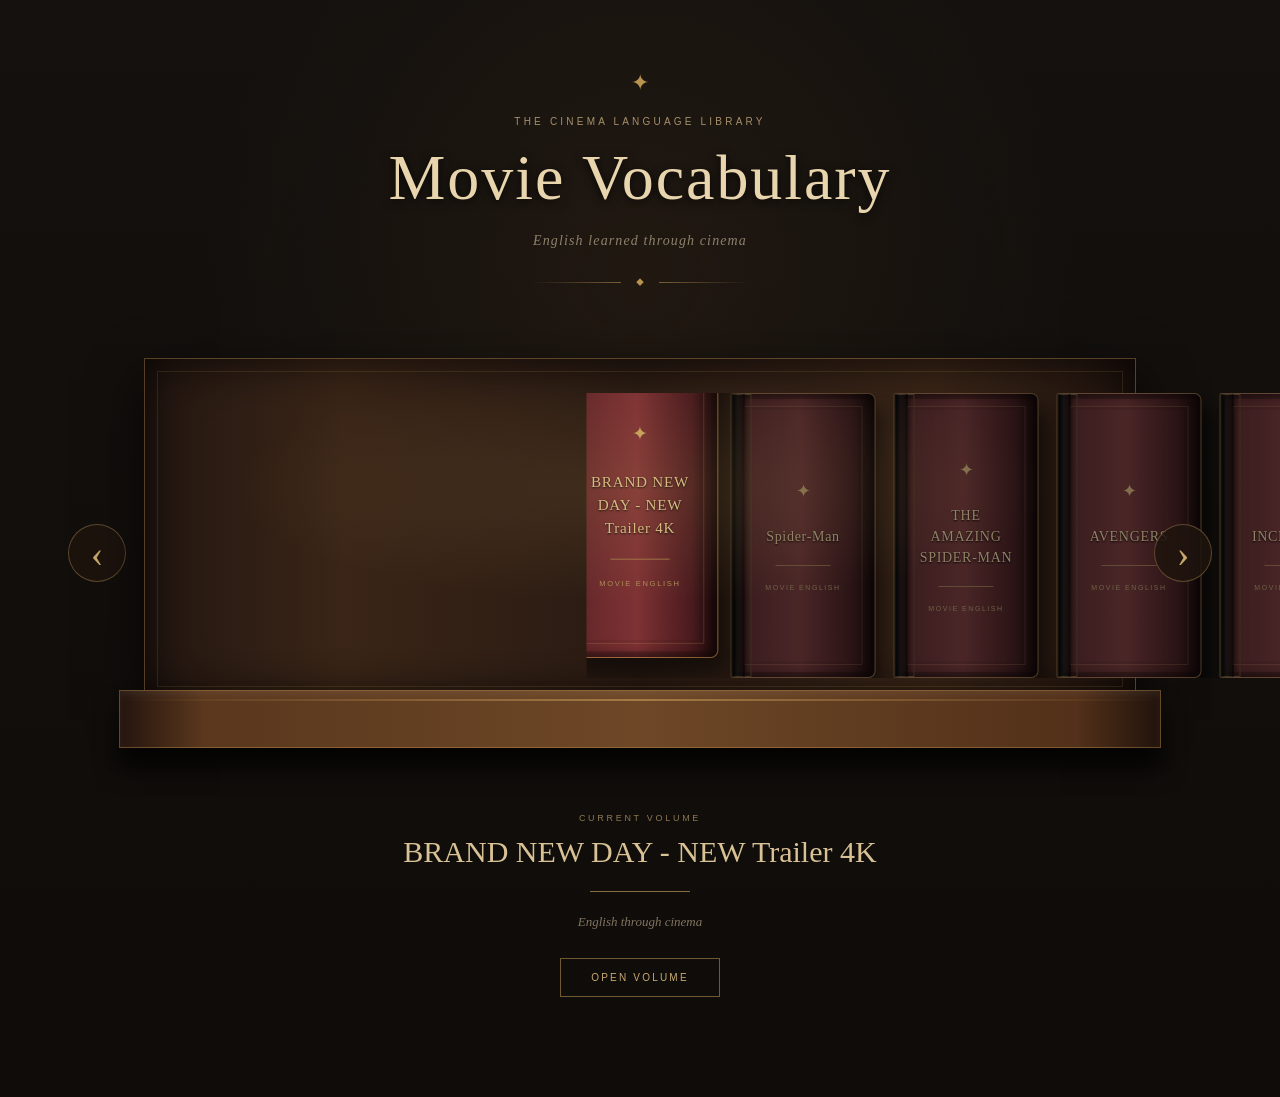
<file: bookshelf-new/index.html>
<!DOCTYPE html>
<html lang="ja">
<head>
    <meta charset="UTF-8">
    <meta name="viewport" content="width=device-width, initial-scale=1.0">

    <title>Cinema Language — Antique Library</title>

    <link rel="stylesheet" href="style.css">
</head>

<body>

<main class="library">

    <header class="library-header">
        <div class="header-ornament">✦</div>

        <p class="eyebrow">THE CINEMA LANGUAGE LIBRARY</p>

        <h1>Movie Vocabulary</h1>

        <p class="subtitle">
            English learned through cinema
        </p>

        <div class="header-line">
            <span></span>
            <i>◆</i>
            <span></span>
        </div>
    </header>


    <section class="book-room">

        <button
            class="nav-button nav-prev"
            type="button"
            aria-label="Previous book"
        >
            ‹
        </button>

        <div class="shelf-light"></div>

        <div class="bookshelf">

            <div class="bookshelf-back"></div>

            <div
                class="book-track"
                id="book-track"
            ></div>

            <div class="shelf-board">
                <div class="shelf-edge"></div>
            </div>

        </div>

        <button
            class="nav-button nav-next"
            type="button"
            aria-label="Next book"
        >
            ›
        </button>

    </section>


    <section class="selected-book">

        <p class="selected-kicker">
            CURRENT VOLUME
        </p>

        <h2 id="selected-title">
            BRAND NEW DAY - NEW Trailer 4K
        </h2>

        <div class="selected-rule"></div>

        <p id="selected-description">
            English through cinema
        </p>

        <button
            class="open-button"
            id="open-book"
            type="button"
        >
            OPEN VOLUME
        </button>

    </section>

</main>

<script src="script.js"></script>

</body>
</html>
</file>
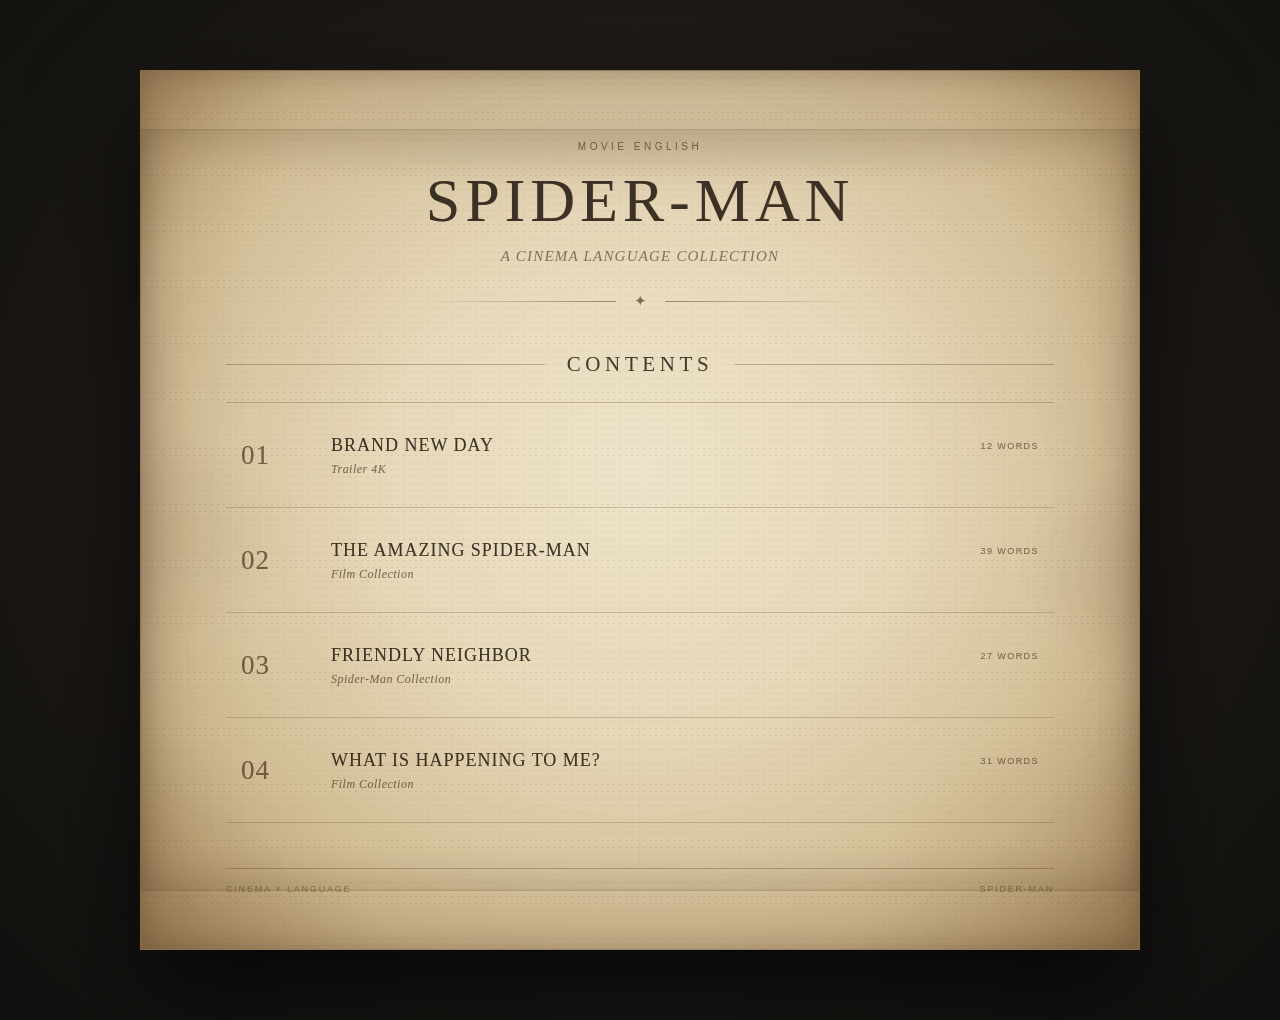
<file: contents/contents.html>
<!DOCTYPE html>
<html lang="en">

<head>

    <meta charset="UTF-8">

    <meta
        name="viewport"
        content="width=device-width, initial-scale=1.0"
    >

    <title>Spider-Man — Contents</title>

    <link
        rel="stylesheet"
        href="contents.css"
    >

</head>


<body>

    <main class="book-page">

        <div class="page-frame">

            <!-- =========================================
                 HEADER
            ========================================== -->

            <header class="contents-header">

                <div class="small-label">
                    MOVIE ENGLISH
                </div>

                <h1>
                    SPIDER-MAN
                </h1>

                <p class="subtitle">
                    A CINEMA LANGUAGE COLLECTION
                </p>

                <div class="ornament">
                    <span></span>
                    <b>✦</b>
                    <span></span>
                </div>

            </header>


            <!-- =========================================
                 CONTENTS
            ========================================== -->

            <section class="contents-section">

                <div class="contents-heading">

                    <span class="heading-line"></span>

                    <h2>
                        CONTENTS
                    </h2>

                    <span class="heading-line"></span>

                </div>


                <div class="contents-list">


                    <!-- =================================
                         ITEM 01
                    ================================== -->

                    <a
                        href="#"
                        class="contents-item"
                    >

                        <div class="chapter-number">
                            01
                        </div>


                        <div class="chapter-info">

                            <div class="chapter-title">
                                BRAND NEW DAY
                            </div>

                            <div class="chapter-subtitle">
                                Trailer 4K
                            </div>

                        </div>


                        <div class="chapter-meta">

                            <span>
                                12 WORDS
                            </span>

                            <span class="open-label">
                                OPEN →
                            </span>

                        </div>

                    </a>


                    <!-- =================================
                         ITEM 02
                    ================================== -->

                    <a
                        href="#"
                        class="contents-item"
                    >

                        <div class="chapter-number">
                            02
                        </div>


                        <div class="chapter-info">

                            <div class="chapter-title">
                                THE AMAZING SPIDER-MAN
                            </div>

                            <div class="chapter-subtitle">
                                Film Collection
                            </div>

                        </div>


                        <div class="chapter-meta">

                            <span>
                                39 WORDS
                            </span>

                            <span class="open-label">
                                OPEN →
                            </span>

                        </div>

                    </a>


                    <!-- =================================
                         ITEM 03
                    ================================== -->

                    <a
                        href="#"
                        class="contents-item"
                    >

                        <div class="chapter-number">
                            03
                        </div>


                        <div class="chapter-info">

                            <div class="chapter-title">
                                FRIENDLY NEIGHBOR
                            </div>

                            <div class="chapter-subtitle">
                                Spider-Man Collection
                            </div>

                        </div>


                        <div class="chapter-meta">

                            <span>
                                27 WORDS
                            </span>

                            <span class="open-label">
                                OPEN →
                            </span>

                        </div>

                    </a>


                    <!-- =================================
                         ITEM 04
                    ================================== -->

                    <a
                        href="#"
                        class="contents-item"
                    >

                        <div class="chapter-number">
                            04
                        </div>


                        <div class="chapter-info">

                            <div class="chapter-title">
                                WHAT IS HAPPENING TO ME?
                            </div>

                            <div class="chapter-subtitle">
                                Film Collection
                            </div>

                        </div>


                        <div class="chapter-meta">

                            <span>
                                31 WORDS
                            </span>

                            <span class="open-label">
                                OPEN →
                            </span>

                        </div>

                    </a>


                </div>

            </section>


            <!-- =========================================
                 FOOTER
            ========================================== -->

            <footer class="contents-footer">

                <div class="footer-rule"></div>

                <div class="footer-content">

                    <span>
                        CINEMA × LANGUAGE
                    </span>

                    <span>
                        SPIDER-MAN
                    </span>

                </div>

            </footer>


        </div>

    </main>

</body>

</html>
</file>
<file: bookshelf-new/style.css>
* {
    box-sizing: border-box;
}

html,
body {
    margin: 0;
    min-height: 100%;
}

body {
    background:
        radial-gradient(
            circle at 50% 25%,
            rgba(94, 62, 35, 0.18),
            transparent 42%
        ),
        #100d0a;

    color: #e7d7b4;

    font-family:
        Georgia,
        "Times New Roman",
        serif;

    overflow-x: hidden;
}


/* =========================================================
   LIBRARY
========================================================= */

.library {
    min-height: 100vh;

    padding:
        70px
        50px
        100px;

    position: relative;

    background:
        linear-gradient(
            rgba(255,255,255,0.015),
            rgba(0,0,0,0.08)
        );

    isolation: isolate;
}


/* =========================================================
   HEADER
========================================================= */

.library-header {
    text-align: center;

    max-width: 900px;

    margin:
        0 auto
        70px;
}

.header-ornament {
    font-size: 22px;

    color: #b8944e;

    margin-bottom: 20px;
}

.eyebrow {
    margin: 0 0 14px;

    font-family:
        Arial,
        sans-serif;

    font-size: 10px;

    letter-spacing: 0.32em;

    color: #a8906b;
}

.library-header h1 {
    margin: 0;

    font-size:
        clamp(
            36px,
            5vw,
            64px
        );

    font-weight: 400;

    letter-spacing: 0.03em;

    color: #e8d5ad;

    text-shadow:
        0 2px 10px rgba(0,0,0,0.8);
}

.subtitle {
    margin:
        18px
        0
        28px;

    color: #8e806a;

    font-size: 14px;

    font-style: italic;

    letter-spacing: 0.08em;
}

.header-line {
    display: flex;

    align-items: center;

    justify-content: center;

    gap: 15px;
}

.header-line span {
    width: 90px;

    height: 1px;

    background:
        linear-gradient(
            90deg,
            transparent,
            #765d37
        );
}

.header-line span:last-child {
    background:
        linear-gradient(
            90deg,
            #765d37,
            transparent
        );
}

.header-line i {
    color: #b8944e;

    font-size: 8px;

    font-style: normal;
}


/* =========================================================
   BOOK ROOM
========================================================= */

.book-room {
    position: relative;

    max-width: 1400px;

    margin: 0 auto;

    display: flex;

    align-items: center;

    justify-content: center;
}


/* =========================================================
   BOOKSHELF
========================================================= */

.bookshelf {
    position: relative;

    width: min(
        1100px,
        82vw
    );

    height: 390px;

    perspective: 1400px;
}


/* dark back */

.bookshelf-back {
    position: absolute;

    inset:
        0
        0
        48px
        0;

    background:
        linear-gradient(
            90deg,
            #241711,
            #3a2517 20%,
            #291a12 50%,
            #3a2517 80%,
            #20130e
        );

    border:
        1px solid
        rgba(183, 145, 82, 0.35);

    box-shadow:
        inset 0 0 50px rgba(0,0,0,0.8),
        0 20px 50px rgba(0,0,0,0.65);
}


/* subtle wooden frame */

.bookshelf-back::before {
    content: "";

    position: absolute;

    inset: 12px;

    border:
        1px solid
        rgba(189, 151, 91, 0.15);

    pointer-events: none;
}


/* =========================================================
   LIGHT
========================================================= */

.shelf-light {
    position: absolute;

    width: 850px;

    height: 240px;

    top: 10px;

    left: 50%;

    transform:
        translateX(-50%);

    background:
        radial-gradient(
            ellipse,
            rgba(202, 165, 94, 0.13),
            transparent 68%
        );

    pointer-events: none;

    z-index: 5;
}


/* =========================================================
   BOOK TRACK
========================================================= */

.book-track {
    position: absolute;

    inset:
        35px
        35px
        70px;

    display: flex;

    align-items: flex-end;

    justify-content: center;

    gap: 18px;

    overflow: hidden;

    z-index: 10;
}


/* =========================================================
   BOOK
========================================================= */

.book {
    flex:
        0 0 145px;

    height: 285px;

    position: relative;

    cursor: pointer;

    transform-origin:
        bottom center;

    transition:
        transform 0.5s
        cubic-bezier(
            0.22,
            1,
            0.36,
            1
        ),
        filter 0.5s ease;

    filter:
        brightness(0.68)
        saturate(0.75);

    user-select: none;
}


/* center */

.book.is-selected {
    transform:
        translateY(-20px)
        scale(1.08);

    filter:
        brightness(1)
        saturate(1.05);

    z-index: 30;
}


/* neighboring books */

.book:hover {
    transform:
        translateY(-12px)
        rotateY(-4deg);

    filter:
        brightness(0.9)
        saturate(0.9);
}

.book.is-selected:hover {
    transform:
        translateY(-24px)
        scale(1.08)
        rotateY(-2deg);
}


/* =========================================================
   BOOK COVER
========================================================= */

.book-cover {
    position: absolute;

    inset: 0;

    border-radius:
        3px
        7px
        5px
        3px;

    background:
        linear-gradient(
            90deg,
            rgba(0,0,0,0.55),
            transparent 12%,
            rgba(255,255,255,0.07) 48%,
            rgba(0,0,0,0.35)
        ),
        var(
            --book-color,
            #522c26
        );

    border:
        1px solid
        rgba(214, 174, 105, 0.35);

    box-shadow:
        -8px 0 12px rgba(0,0,0,0.35),
        8px 10px 18px rgba(0,0,0,0.55);

    overflow: hidden;
}


/* leather texture */

.book-cover::before {
    content: "";

    position: absolute;

    inset: 0;

    opacity: 0.35;

    background:
        repeating-linear-gradient(
            115deg,
            rgba(255,255,255,0.025) 0,
            rgba(255,255,255,0.025) 1px,
            transparent 1px,
            transparent 5px
        );

    pointer-events: none;
}


/* inner gold border */

.book-cover::after {
    content: "";

    position: absolute;

    inset: 10px;

    border:
        1px solid
        rgba(198, 158, 83, 0.45);

    pointer-events: none;
}


/* =========================================================
   BOOK CONTENT
========================================================= */

.book-inner {
    position: absolute;

    inset: 22px 17px;

    display: flex;

    flex-direction: column;

    align-items: center;

    justify-content: center;

    text-align: center;

    z-index: 2;
}

.book-symbol {
    color: #c4a15e;

    font-size: 18px;

    margin-bottom: 24px;
}

.book-title {
    max-width: 100px;

    color: #d7bd88;

    font-size: 14px;

    line-height: 1.5;

    letter-spacing: 0.05em;

    text-shadow:
        0 1px 2px #000;
}

.book-rule {
    width: 55px;

    height: 1px;

    margin:
        18px
        0;

    background:
        #a9874e;

    opacity: 0.7;
}

.book-label {
    font-family:
        Arial,
        sans-serif;

    font-size: 7px;

    letter-spacing: 0.22em;

    color: #a98c59;
}


/* =========================================================
   BOOK SPINE
========================================================= */

.book-spine {
    position: absolute;

    left: 0;

    top: 0;

    bottom: 0;

    width: 13px;

    background:
        linear-gradient(
            90deg,
            rgba(0,0,0,0.6),
            rgba(255,255,255,0.08),
            rgba(0,0,0,0.35)
        );

    border-right:
        1px solid
        rgba(0,0,0,0.5);

    z-index: 4;
}


/* =========================================================
   SHELF BOARD
========================================================= */

.shelf-board {
    position: absolute;

    left: -25px;

    right: -25px;

    bottom: 0;

    height: 58px;

    background:
        linear-gradient(
            90deg,
            #24150e,
            #5a371d 8%,
            #6d4726 50%,
            #523019 92%,
            #21130c
        );

    border:
        1px solid
        rgba(194, 151, 83, 0.4);

    box-shadow:
        0 20px 25px rgba(0,0,0,0.75),
        inset 0 4px 7px rgba(255,255,255,0.06);

    z-index: 40;
}

.shelf-edge {
    position: absolute;

    left: 0;
    right: 0;

    top: 8px;

    height: 2px;

    background:
        linear-gradient(
            90deg,
            transparent,
            rgba(214,173,100,0.5),
            transparent
        );
}


/* =========================================================
   NAVIGATION
========================================================= */

.nav-button {
    position: relative;

    width: 58px;

    height: 58px;

    flex-shrink: 0;

    margin: 0 18px;

    border:
        1px solid
        rgba(187, 150, 88, 0.4);

    border-radius: 50%;

    background:
        rgba(31, 21, 15, 0.85);

    color: #c8a86b;

    font-family:
        Georgia,
        serif;

    font-size: 38px;

    line-height: 1;

    cursor: pointer;

    transition:
        background 0.3s,
        transform 0.3s,
        border-color 0.3s;
}

.nav-button:hover {
    background:
        rgba(115, 76, 39, 0.35);

    border-color:
        #b89558;

    transform:
        scale(1.08);
}


/* =========================================================
   SELECTED BOOK INFO
========================================================= */

.selected-book {
    max-width: 800px;

    margin:
        65px auto
        0;

    text-align: center;
}

.selected-kicker {
    margin: 0 0 12px;

    font-family:
        Arial,
        sans-serif;

    font-size: 9px;

    letter-spacing: 0.3em;

    color: #8f7954;
}

.selected-book h2 {
    margin: 0;

    color: #d8c195;

    font-size:
        clamp(
            20px,
            3vw,
            30px
        );

    font-weight: 400;
}

.selected-rule {
    width: 100px;

    height: 1px;

    margin:
        22px
        auto;

    background:
        #876d42;
}

.selected-book p:last-of-type {
    margin: 0;

    color: #81735f;

    font-size: 13px;

    font-style: italic;
}


/* =========================================================
   OPEN BUTTON
========================================================= */

.open-button {
    margin-top: 28px;

    padding:
        13px
        30px;

    border:
        1px solid
        rgba(192, 153, 87, 0.55);

    background:
        transparent;

    color: #c9aa70;

    font-family:
        Arial,
        sans-serif;

    font-size: 10px;

    letter-spacing: 0.22em;

    cursor: pointer;

    transition:
        background 0.3s,
        color 0.3s;
}

.open-button:hover {
    background:
        #b28d50;

    color: #17100b;
}


/* =========================================================
   MOBILE
========================================================= */

@media (max-width: 800px) {

    .library {
        padding:
            45px
            15px
            70px;
    }

    .book-room {
        width: 100%;
    }

    .nav-button {
        position: absolute;

        z-index: 100;

        margin: 0;

        width: 44px;
        height: 44px;

        font-size: 28px;
    }

    .nav-prev {
        left: 5px;
    }

    .nav-next {
        right: 5px;
    }

    .bookshelf {
        width: 92vw;

        height: 330px;
    }

    .book-track {
        gap: 12px;

        inset:
            25px
            20px
            65px;
    }

    .book {
        flex-basis: 105px;

        height: 235px;
    }

    .book-title {
        font-size: 10px;
    }
}
/* =========================================================
   ANTIQUE LIBRARY — WOODEN BOOKSHELF
========================================================= */

.bookshelf-frame {
    position: relative;
    width: 100%;
    padding: 55px 50px 70px;
    box-sizing: border-box;

    background:
        linear-gradient(
            90deg,
            #17100c 0%,
            #3a2418 8%,
            #21140f 50%,
            #3b2519 92%,
            #130c09 100%
        );

    border: 12px solid #21130d;

    box-shadow:
        inset 0 0 0 2px rgba(196, 150, 78, 0.35),
        inset 0 0 35px rgba(0, 0, 0, 0.85),
        0 25px 50px rgba(0, 0, 0, 0.55);

    overflow: visible;
}


/* 上部の木製モールディング */

.bookshelf-frame::before {
    content: "";
    position: absolute;

    left: -18px;
    right: -18px;
    top: -24px;

    height: 25px;

    background:
        linear-gradient(
            180deg,
            #5a3822 0%,
            #2b1a11 45%,
            #120b08 100%
        );

    border: 2px solid #76502c;

    box-shadow:
        inset 0 2px 2px rgba(255,255,255,0.12),
        0 8px 15px rgba(0,0,0,0.55);
}


/* 下部の厚い棚板 */

.bookshelf-frame::after {
    content: "";

    position: absolute;

    left: -18px;
    right: -18px;
    bottom: -24px;

    height: 28px;

    background:
        linear-gradient(
            180deg,
            #4b2d1b 0%,
            #2b190f 45%,
            #120a07 100%
        );

    border: 2px solid #684628;

    box-shadow:
        inset 0 2px 2px rgba(255,255,255,0.1),
        0 15px 20px rgba(0,0,0,0.65);
}


/* 本が置かれる内部 */

.book-list {
    position: relative;

    display: flex;
    flex-direction: row;

    align-items: flex-end;

    gap: 34px;

    width: 100%;

    min-height: 360px;

    padding: 30px 20px 20px;

    box-sizing: border-box;

    overflow: visible;

    background:
        linear-gradient(
            180deg,
            rgba(0,0,0,0.08),
            rgba(0,0,0,0.45)
        );

    box-shadow:
        inset 0 20px 35px rgba(0,0,0,0.35),
        inset 0 -15px 20px rgba(0,0,0,0.45);
}


/* 本 */

.shelf-book {
    flex: 0 0 230px;

    width: 230px;
    height: 330px;

    position: relative;

    display: block;

    padding: 0;

    border: none;

    background: transparent;

    cursor: pointer;

    transform-origin: bottom center;

    transition:
        transform 0.45s cubic-bezier(.2,.8,.2,1),
        filter 0.45s ease;
}


/* ホバー */

.shelf-book:hover {
    transform:
        translateY(-14px)
        rotate(-1deg)
        scale(1.025);

    filter:
        brightness(1.12)
        drop-shadow(0 18px 18px rgba(0,0,0,0.55));
}


/* 本の表紙 */

.book-cover {
    position: absolute;

    inset: 0;

    display: block;

    border-radius:
        2px 7px 7px 2px;

    background:
        linear-gradient(
            90deg,
            #1d0909 0%,
            #63282b 12%,
            #7b3335 48%,
            #4a1c1f 82%,
            #1c0b0c 100%
        );

    border:
        1px solid rgba(193, 147, 76, 0.55);

    box-shadow:
        inset 8px 0 12px rgba(0,0,0,0.45),
        inset -8px 0 12px rgba(0,0,0,0.3),
        inset 0 0 0 5px rgba(30,10,10,0.3),
        10px 14px 20px rgba(0,0,0,0.55);
}


/* 表紙の内側 */

.book-cover::before {
    content: "";

    position: absolute;

    inset: 12px;

    border:
        1px solid rgba(204, 164, 94, 0.55);

    box-shadow:
        inset 0 0 0 3px rgba(40,15,15,0.3);

    pointer-events: none;
}


/* 本の背表紙側の陰影 */

.book-cover::after {
    content: "";

    position: absolute;

    left: 0;
    top: 0;
    bottom: 0;

    width: 18px;

    background:
        linear-gradient(
            90deg,
            rgba(0,0,0,0.75),
            rgba(0,0,0,0.25),
            transparent
        );

    pointer-events: none;
}


/* 本の内容 */

.book-cover-inner {
    position: absolute;

    inset: 28px;

    display: flex;

    flex-direction: column;

    align-items: center;

    justify-content: center;

    text-align: center;

    color: #d8b777;

    pointer-events: none;
}


/* 金色のタイトル */

.book-cover-title {
    font-family:
        Georgia,
        "Times New Roman",
        serif;

    font-size: 23px;

    line-height: 1.25;

    letter-spacing: 0.04em;

    text-transform: uppercase;

    text-shadow:
        0 1px 1px #000,
        0 0 8px rgba(215,170,95,0.18);
}


/* 装飾線 */

.book-cover-rule {
    width: 90px;

    height: 1px;

    margin: 20px auto;

    background:
        linear-gradient(
            90deg,
            transparent,
            #c49a54,
            transparent
        );
}


/* 本棚の床面 */

.book-list::after {
    content: "";

    position: absolute;

    left: 0;
    right: 0;
    bottom: 0;

    height: 22px;

    background:
        linear-gradient(
            180deg,
            #5a3821,
            #26150d
        );

    border-top:
        2px solid rgba(190,145,75,0.45);

    box-shadow:
        0 -8px 15px rgba(0,0,0,0.45);

    pointer-events: none;
}
</file>
<file: contents/contents.css>
* {
    box-sizing: border-box;
}
html,
body {
    margin: 0;
    min-height: 100%;
}
body {
    min-height: 100vh;
    background:
        radial-gradient(
            ellipse at 50% 45%,
            #302a24 0%,
            #1d1a17 55%,
            #11100e 100%
        );
    color: #30271e;
    font-family:
        Georgia,
        "Times New Roman",
        serif;
}
/* =========================================================
   BOOK PAGE
========================================================= */
.book-page {
    min-height: 100vh;
    display: flex;
    justify-content: center;
    align-items: center;
    padding: 70px 30px;
}
/* =========================================================
   PAPER
========================================================= */
.page-frame {
    position: relative;
    width: min(1000px, 100%);
    min-height: 760px;
    padding:
        70px
        85px
        55px;
    overflow: hidden;
    background:
        /* 中央の古い紙 */
        radial-gradient(
            ellipse at 50% 45%,
            #eee3c9 0%,
            #e6d8b9 38%,
            #d4bf95 75%,
            #b99b6d 100%
        );
    border:
        1px solid
        rgba(73, 48, 24, 0.45);
    box-shadow:
        0 45px 100px
        rgba(0, 0, 0, 0.7),
        inset 0 0 100px
        rgba(72, 43, 18, 0.28),
        inset 0 0 25px
        rgba(55, 37, 22, 0.22);
}
/* =========================================================
   PAPER FIBERS
========================================================= */
.page-frame::before {
    content: "";
    position: absolute;
    inset: -10%;
    pointer-events: none;
    opacity: 0.45;
    background-image:
        radial-gradient(
            rgba(69, 45, 24, 0.25)
            0.45px,
            transparent 0.8px
        ),
        radial-gradient(
            rgba(255, 248, 221, 0.35)
            0.5px,
            transparent 0.9px
        );
    background-size:
        6px 7px,
        13px 11px;
    mix-blend-mode: multiply;
}
/* =========================================================
   AGING / STAINS
========================================================= */
.page-frame::after {
    content: "";
    position: absolute;
    inset: -15%;
    pointer-events: none;
    opacity: 0.75;
    background:
        /* 左上の水染み */
        radial-gradient(
            ellipse at 8% 13%,
            rgba(105, 69, 32, 0.22),
            transparent 13%
        ),
        /* 左中央 */
        radial-gradient(
            ellipse at 4% 52%,
            rgba(91, 58, 27, 0.15),
            transparent 15%
        ),
        /* 右上 */
        radial-gradient(
            ellipse at 94% 10%,
            rgba(92, 61, 31, 0.19),
            transparent 16%
        ),
        /* 右中央 */
        radial-gradient(
            ellipse at 98% 55%,
            rgba(76, 50, 27, 0.18),
            transparent 14%
        ),
        /* 左下 */
        radial-gradient(
            ellipse at 7% 91%,
            rgba(82, 51, 24, 0.26),
            transparent 18%
        ),
        /* 右下 */
        radial-gradient(
            ellipse at 92% 91%,
            rgba(77, 49, 24, 0.23),
            transparent 20%
        ),
        /* ページ全体の黄ばみ */
        radial-gradient(
            ellipse at center,
            transparent 30%,
            rgba(111, 75, 34, 0.08) 65%,
            rgba(75, 46, 21, 0.22) 100%
        );
    mix-blend-mode: multiply;
    filter:
        blur(1px);
}
/* =========================================================
   PAGE EDGE
========================================================= */
.page-frame {
    isolation: isolate;
}
.page-frame > * {
    position: relative;
    z-index: 5;
}
/* =========================================================
   DARKENED PAPER EDGES
========================================================= */
.book-page::before {
    content: "";
    position: fixed;
    width: min(1000px, calc(100% - 60px));
    height: 760px;
    pointer-events: none;
    z-index: 10;
    box-shadow:
        inset 0 0 45px
        rgba(46, 28, 14, 0.18);
    border:
        1px solid
        rgba(60, 38, 18, 0.22);
}
/* =========================================================
   OLD BOOK INNER FRAME
========================================================= */
.contents-header::before {
    content: "";
    position: absolute;
    inset:
        -45px
        -55px
        auto;
    height: 95px;
    background:
        radial-gradient(
            ellipse,
            rgba(73, 44, 20, 0.12),
            transparent 70%
        );
    filter:
        blur(9px);
    pointer-events: none;
}
.contents-header::after {
    content: "";
    position: absolute;
    top: -35px;
    left: 50%;
    transform:
        translateX(-50%);
    width: 1px;
    height: 760px;
    background:
        linear-gradient(
            to bottom,
            rgba(70, 45, 23, 0.12),
            rgba(70, 45, 23, 0.02) 35%,
            rgba(70, 45, 23, 0.05) 70%,
            rgba(70, 45, 23, 0.15)
        );
    opacity: 0.35;
    pointer-events: none;
}
/* =========================================================
   HEADER
========================================================= */
.contents-header {
    text-align: center;
}
.small-label {
    margin-bottom: 17px;
    font-family:
        Arial,
        Helvetica,
        sans-serif;
    font-size: 10px;
    letter-spacing: 0.35em;
    color:
        rgba(67, 52, 36, 0.68);
}
.contents-header h1 {
    margin: 0;
    font-size:
        clamp(38px, 5vw, 62px);
    font-weight: 400;
    letter-spacing: 0.08em;
    line-height: 1;
    color:
        rgba(43, 33, 23, 0.88);
    /*
       活版印刷の微妙なズレ
    */
    text-shadow:
        0.4px 0
        rgba(35, 25, 17, 0.25);
}
.subtitle {
    margin:
        17px
        0
        0;
    font-size: 15px;
    font-style: italic;
    letter-spacing: 0.08em;
    color:
        rgba(91, 73, 51, 0.72);
}
/* =========================================================
   ORNAMENT
========================================================= */
.ornament {
    display: flex;
    align-items: center;
    justify-content: center;
    gap: 18px;
    margin:
        27px
        auto
        42px;
    width:
        min(420px, 80%);
}
.ornament span {
    height: 1px;
    flex: 1;
    background:
        linear-gradient(
            to right,
            transparent,
            rgba(76, 53, 28, 0.5)
        );
}
.ornament span:last-child {
    background:
        linear-gradient(
            to left,
            transparent,
            rgba(76, 53, 28, 0.5)
        );
}
.ornament b {
    font-size: 15px;
    font-weight: 400;
    color:
        rgba(104, 76, 39, 0.78);
}
/* =========================================================
   CONTENTS HEADING
========================================================= */
.contents-heading {
    display: flex;
    align-items: center;
    gap: 22px;
    margin-bottom: 25px;
}
.contents-heading h2 {
    margin: 0;
    white-space: nowrap;
    font-size: 21px;
    font-weight: 400;
    letter-spacing: 0.22em;
    color:
        rgba(48, 38, 27, 0.9);
}
.heading-line {
    height: 1px;
    flex: 1;
    background:
        rgba(77, 55, 31, 0.3);
}
/* =========================================================
   CONTENTS LIST
========================================================= */
.contents-list {
    border-top:
        1px solid
        rgba(72, 51, 28, 0.28);
}
.contents-item {
    position: relative;
    display: grid;
    grid-template-columns:
        65px
        minmax(0, 1fr)
        auto;
    align-items: center;
    gap: 25px;
    min-height: 105px;
    padding:
        17px
        15px;
    color: inherit;
    text-decoration: none;
    border-bottom:
        1px solid
        rgba(76, 55, 31, 0.23);
    transition:
        transform 0.35s ease,
        background 0.35s ease,
        padding 0.35s ease;
}
/* =========================================================
   OLD INK
========================================================= */
.chapter-number,
.chapter-title,
.chapter-subtitle,
.chapter-meta {
    /*
       印刷インクが少し沈んだ感じ
    */
    text-shadow:
        0 0.2px
        rgba(42, 30, 19, 0.25);
}
/* =========================================================
   HOVER
========================================================= */
.contents-item:hover {
    transform:
        translateX(8px);
    padding-left: 22px;
    background:
        rgba(255, 246, 215, 0.18);
}
.contents-item::before {
    content: "";
    position: absolute;
    left: 0;
    top: 0;
    width: 2px;
    height: 0;
    background:
        rgba(100, 72, 39, 0.72);
    transition:
        height 0.35s ease;
}
.contents-item:hover::before {
    height: 100%;
}
/* =========================================================
   NUMBER
========================================================= */
.chapter-number {
    font-size: 27px;
    font-weight: 400;
    color:
        rgba(94, 72, 45, 0.75);
    letter-spacing: 0.04em;
}
/* =========================================================
   TITLE
========================================================= */
.chapter-info {
    min-width: 0;
}
.chapter-title {
    font-size: 18px;
    letter-spacing: 0.055em;
    line-height: 1.35;
    color:
        rgba(43, 33, 23, 0.88);
}
.chapter-subtitle {
    margin-top: 5px;
    font-size: 12px;
    font-style: italic;
    color:
        rgba(96, 78, 55, 0.67);
    letter-spacing: 0.04em;
}
/* =========================================================
   META
========================================================= */
.chapter-meta {
    display: flex;
    flex-direction: column;
    align-items: flex-end;
    gap: 8px;
    min-width: 105px;
    font-family:
        Arial,
        Helvetica,
        sans-serif;
    font-size: 9px;
    letter-spacing: 0.16em;
    color:
        rgba(91, 73, 51, 0.65);
}
.open-label {
    opacity: 0;
    color:
        rgba(101, 73, 39, 0.82);
    transform:
        translateX(-5px);
    transition:
        opacity 0.3s ease,
        transform 0.3s ease;
}
.contents-item:hover
.open-label {
    opacity: 1;
    transform:
        translateX(0);
}
/* =========================================================
   FOOTER
========================================================= */
.contents-footer {
    margin-top: 45px;
}
.footer-rule {
    height: 1px;
    background:
        rgba(75, 54, 30, 0.27);
    margin-bottom: 15px;
}
.footer-content {
    display: flex;
    justify-content: space-between;
    align-items: center;
    font-family:
        Arial,
        Helvetica,
        sans-serif;
    font-size: 9px;
    letter-spacing: 0.2em;
    color:
        rgba(98, 80, 57, 0.65);
}
/* =========================================================
   MOBILE
========================================================= */
@media (
    max-width: 700px
) {
    .book-page {
        padding:
            20px
            10px;
    }
    .page-frame {
        min-height: auto;
        padding:
            55px
            28px
            40px;
    }
    .contents-item {
        grid-template-columns:
            42px
            minmax(0, 1fr);
        gap: 12px;
        padding:
            18px
            5px;
    }
    .chapter-number {
        font-size: 20px;
    }
    .chapter-title {
        font-size: 15px;
    }
    .chapter-meta {
        grid-column: 2;
        flex-direction: row;
        justify-content:
            space-between;
        align-items: center;
        width: 100%;
        min-width: 0;
    }
    .open-label {
        opacity: 1;
        transform: none;
    }
    .contents-heading {
        gap: 12px;
    }
    .contents-heading h2 {
        font-size: 17px;
        letter-spacing: 0.16em;
    }
    .footer-content {
        font-size: 8px;
        letter-spacing: 0.12em;
    }
}
</file>
